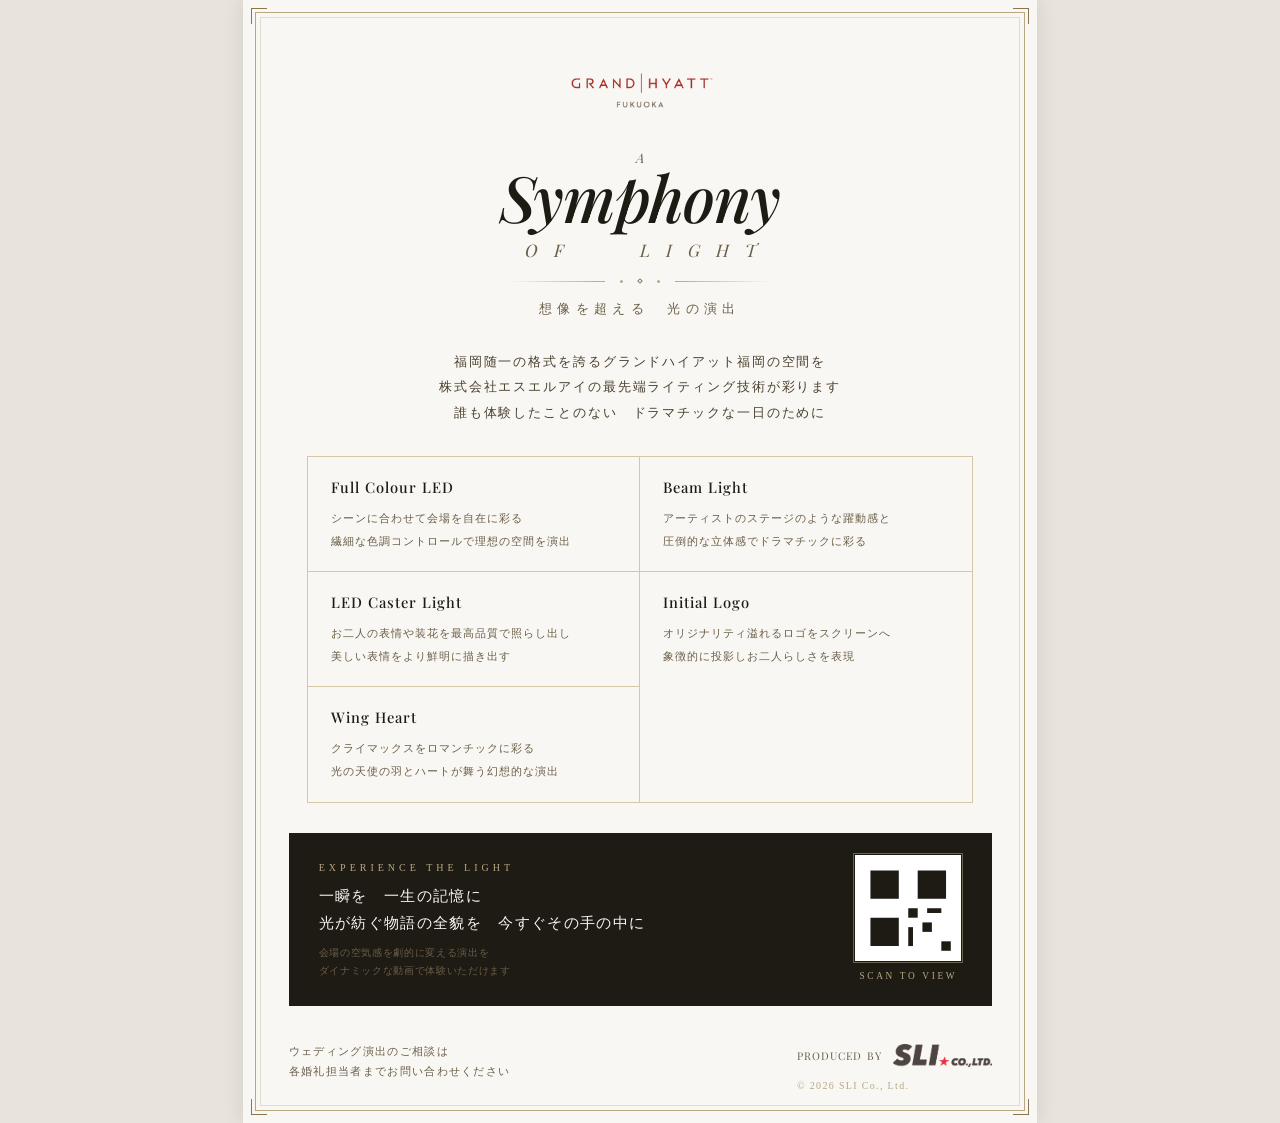
<file: flyer.html>
<!DOCTYPE html>
<html lang="ja">
<head>
    <meta charset="UTF-8">
    <meta name="viewport" content="width=device-width, initial-scale=1.0">
    <title>A Symphony of Light - Wedding Flyer</title>
    <link href="https://fonts.googleapis.com/css2?family=Playfair+Display:wght@400;500;600&family=Cormorant+Garamond:wght@400;500;600&family=Noto+Sans+JP:wght@300;400;500&display=swap" rel="stylesheet">
    <link rel="stylesheet" href="flyer.css">
</head>
<body>
    <div class="a4-page">
        <!-- Decoration Borders -->
        <div class="outer-border"></div>
        <div class="inner-border"></div>
        <div class="cm tl"></div><div class="cm tr"></div>
        <div class="cm bl"></div><div class="cm br"></div>

        <header class="flyer-header">
            <div class="venue-logo-area">
                <img src="FUKGH_L001c-hrz-200U-RGB_22536.png" alt="Grand Hyatt Fukuoka" class="venue-logo">
            </div>
            <div class="title-area">
                <span class="title-a">A</span>
                <span class="title-symphony">Symphony</span>
                <span class="title-of-light">of &nbsp; Light</span>
                <div class="ornament">
                    <div class="orn-line l"></div>
                    <div class="orn-dot"></div>
                    <div class="orn-dia"></div>
                    <div class="orn-dot"></div>
                    <div class="orn-line r"></div>
                </div>
                <p class="main-subtitle">想像を超える　光の演出</p>
            </div>
        </header>

        <section class="description-section">
            <p class="concept-text">
                福岡随一の格式を誇るグランドハイアット福岡の空間を<br>
                株式会社エスエルアイの最先端ライティング技術が彩ります<br>
                誰も体験したことのない　ドラマチックな一日のために
            </p>
        </section>

        <section class="equipment-section">
            <div class="equipment-grid">
                <div class="equipment-item">
                    <h3 class="eq-en">Full Colour LED</h3>
                    <p class="eq-desc">シーンに合わせて会場を自在に彩る<br>繊細な色調コントロールで理想の空間を演出</p>
                </div>
                <div class="equipment-item">
                    <h3 class="eq-en">Beam Light</h3>
                    <p class="eq-desc">アーティストのステージのような躍動感と<br>圧倒的な立体感でドラマチックに彩る</p>
                </div>
                <div class="equipment-item">
                    <h3 class="eq-en">LED Caster Light</h3>
                    <p class="eq-desc">お二人の表情や装花を最高品質で照らし出し<br>美しい表情をより鮮明に描き出す</p>
                </div>
                <div class="equipment-item">
                    <h3 class="eq-en">Initial Logo</h3>
                    <p class="eq-desc">オリジナリティ溢れるロゴをスクリーンへ<br>象徴的に投影しお二人らしさを表現</p>
                </div>
                <div class="equipment-item">
                    <h3 class="eq-en">Wing Heart</h3>
                    <p class="eq-desc">クライマックスをロマンチックに彩る<br>光の天使の羽とハートが舞う幻想的な演出</p>
                </div>
            </div>
        </section>

        <footer class="flyer-footer">
            <div class="qr-section">
                <div class="qr-copy">
                    <span class="qr-label-en">Experience the light</span>
                    <p class="qr-hook">一瞬を　一生の記憶に<br>光が紡ぐ物語の全貌を　今すぐその手の中に</p>
                    <p class="qr-note">会場の空気感を劇的に変える演出を<br>ダイナミックな動画で体験いただけます</p>
                </div>
                <div class="qr-wrap">
                    <div class="qr-frame">
                        <div id="qr-code-placeholder">
                            <!-- Placeholder for QR Code -->
                            <svg viewBox="0 0 100 100" xmlns="http://www.w3.org/2000/svg">
                                <rect width="100" height="100" fill="white"/>
                                <path d="M10,10 h30 v30 h-30 z M15,15 h20 v20 h-20 z M22,22 h6 v6 h-6 z" fill="#1e1a14"/>
                                <path d="M60,10 h30 v30 h-30 z M65,15 h20 v20 h-20 z M72,22 h6 v6 h-6 z" fill="#1e1a14"/>
                                <path d="M10,60 h30 v30 h-30 z M15,65 h20 v20 h-20 z M22,72 h6 v6 h-6 z" fill="#1e1a14"/>
                                <rect x="50" y="50" width="10" height="10" fill="#1e1a14"/>
                                <rect x="70" y="50" width="15" height="5" fill="#1e1a14"/>
                                <rect x="50" y="70" width="5" height="20" fill="#1e1a14"/>
                                <rect x="65" y="65" width="10" height="10" fill="#1e1a14"/>
                                <rect x="85" y="85" width="10" height="10" fill="#1e1a14"/>
                            </svg>
                        </div>
                    </div>
                    <p class="qr-scan">Scan to view</p>
                </div>
            </div>
            
            <div class="footer-bottom">
                <div class="footer-note">
                    ウェディング演出のご相談は<br>
                    各婚礼担当者までお問い合わせください
                </div>
                <div class="footer-brand">
                    <div class="produced-by">
                        <span class="produced-label">Produced by</span>
                        <img src="SLI-BIG-LOGO.png" alt="SLI" class="sli-logo-footer">
                    </div>
                    <p class="footer-copy">&copy; 2026 SLI Co., Ltd.</p>
                </div>
            </div>
        </footer>
    </div>
</body>
</html>
</file>
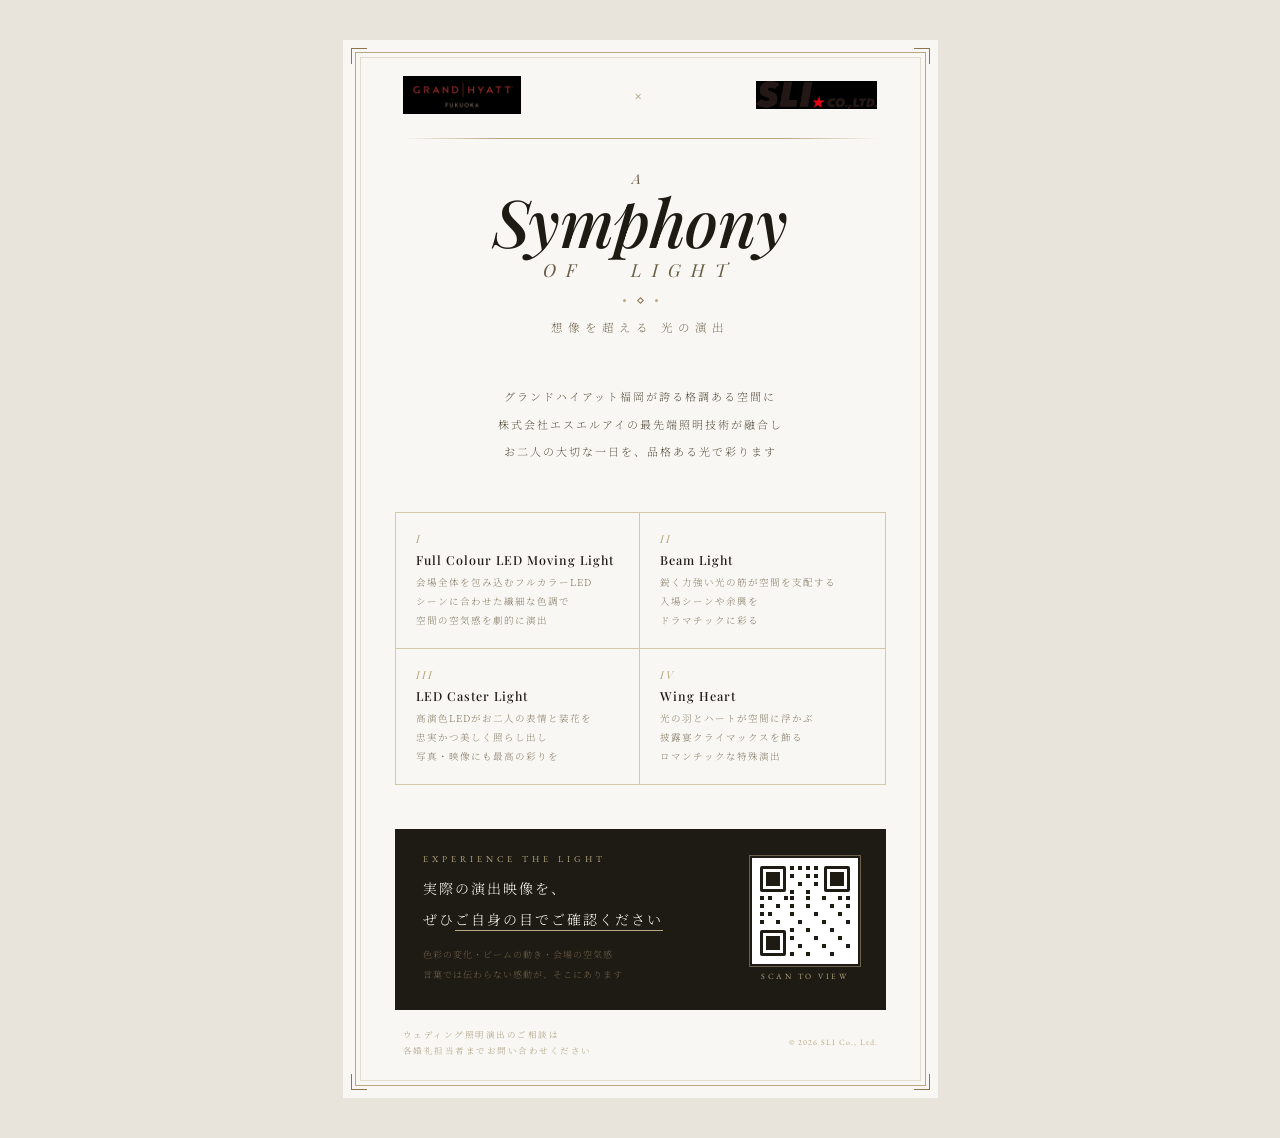
<file: symphony_of_light_flyer.html>
<!DOCTYPE html>
<html lang="ja">
<head>
<meta charset="UTF-8">
<meta name="viewport" content="width=device-width, initial-scale=1.0">
<title>A Symphony of Light - Flyer</title>
<style>
@import url('https://fonts.googleapis.com/css2?family=Playfair+Display:ital,wght@0,400;0,500;1,400;1,500&family=EB+Garamond:ital,wght@0,400;0,500;1,400&family=Noto+Serif+JP:wght@200;300;400&display=swap');
*{margin:0;padding:0;box-sizing:border-box;}
body{background:#e8e4dc;display:flex;justify-content:center;align-items:flex-start;padding:40px 20px;min-height:100vh;}
.flyer{width:595px;min-height:842px;background:#f9f7f3;position:relative;overflow:hidden;font-family:'EB Garamond','Noto Serif JP',serif;}
.outer-border{position:absolute;inset:12px;border:0.75px solid #b8a882;pointer-events:none;z-index:10;}
.inner-border{position:absolute;inset:17px;border:0.5px solid rgba(184,168,130,0.35);pointer-events:none;z-index:10;}
.cm{position:absolute;width:16px;height:16px;z-index:11;}
.cm.tl{top:8px;left:8px;border-top:1.5px solid #8a7550;border-left:1.5px solid #8a7550;}
.cm.tr{top:8px;right:8px;border-top:1.5px solid #8a7550;border-right:1.5px solid #8a7550;}
.cm.bl{bottom:8px;left:8px;border-bottom:1.5px solid #8a7550;border-left:1.5px solid #8a7550;}
.cm.br{bottom:8px;right:8px;border-bottom:1.5px solid #8a7550;border-right:1.5px solid #8a7550;}
.logo-header{padding:36px 60px 24px;display:flex;align-items:center;justify-content:space-between;gap:16px;}
.logo-gh{height:38px;width:auto;}
.logo-cross{font-family:'EB Garamond',serif;font-size:14px;font-weight:400;color:#b8a882;letter-spacing:2px;flex-shrink:0;}
.logo-sli{height:28px;width:auto;}
.h-rule-gold{margin:0 60px;height:0.5px;background:linear-gradient(90deg,transparent,#b8a882 20%,#b8a882 80%,transparent);}
.title-area{padding:30px 60px 0;text-align:center;}
.title-a{font-family:'Playfair Display',serif;font-size:14px;font-weight:400;font-style:italic;letter-spacing:8px;color:#6a5e48;text-transform:uppercase;display:block;margin-bottom:0;}
.title-symphony{font-family:'Playfair Display',serif;font-size:66px;font-weight:500;font-style:italic;color:#1e1a14;line-height:1.0;display:block;letter-spacing:-0.5px;}
.title-of-light{font-family:'Playfair Display',serif;font-size:18px;font-weight:400;font-style:italic;letter-spacing:10px;color:#6a5e48;text-transform:uppercase;display:block;margin-top:4px;}
.ornament{display:flex;align-items:center;justify-content:center;gap:12px;margin:16px 0;}
.orn-line{width:90px;height:0.5px;}
.orn-line.l{background:linear-gradient(90deg,transparent,#b8a882);}
.orn-line.r{background:linear-gradient(90deg,#b8a882,transparent);}
.orn-dia{width:5px;height:5px;border:0.75px solid #8a7550;transform:rotate(45deg);flex-shrink:0;}
.orn-dot{width:3px;height:3px;background:#b8a882;border-radius:50%;flex-shrink:0;}
.tagline{font-family:'Noto Serif JP',serif;font-size:11.5px;font-weight:200;letter-spacing:5px;color:#6a5e48;margin-bottom:24px;}
.h-rule{margin:0 60px;height:0.5px;background:linear-gradient(90deg,transparent,#b8a882 20%,#b8a882 80%,transparent);}
.concept{padding:24px 80px;text-align:center;}
.concept p{font-family:'Noto Serif JP',serif;font-size:11px;font-weight:200;line-height:2.5;letter-spacing:2px;color:#4a4030;}
.features{padding:4px 52px 20px;}
.feat-grid{border:0.5px solid #d4c8a8;display:grid;grid-template-columns:1fr 1fr;}
.feat{padding:18px 20px;}
.feat:nth-child(1),.feat:nth-child(2){border-bottom:0.5px solid #d4c8a8;}
.feat:nth-child(1),.feat:nth-child(3){border-right:0.5px solid #d4c8a8;}
.feat-num{font-family:'Playfair Display',serif;font-size:11px;font-weight:400;font-style:italic;letter-spacing:2px;color:#b8a882;margin-bottom:5px;}
.feat-en{font-family:'Playfair Display',serif;font-size:12.5px;font-weight:500;letter-spacing:1px;color:#1e1a14;margin-bottom:5px;}
.feat-jp{font-family:'Noto Serif JP',serif;font-size:9.5px;font-weight:200;line-height:2;letter-spacing:1px;color:#7a6e58;}
.qr-section{margin:4px 52px 0;background:#1e1a14;padding:24px 28px;display:flex;align-items:center;gap:28px;}
.qr-copy{flex:1;}
.qr-label-en{font-family:'EB Garamond',serif;font-size:9px;font-weight:400;letter-spacing:4px;color:#b8a882;text-transform:uppercase;display:block;margin-bottom:8px;}
.qr-hook{font-family:'Noto Serif JP',serif;font-size:14px;font-weight:300;line-height:2.2;letter-spacing:2px;color:#f9f7f3;margin-bottom:10px;}
.qr-hook em{font-style:normal;border-bottom:0.5px solid #b8a882;padding-bottom:1px;}
.qr-note{font-family:'Noto Serif JP',serif;font-size:9px;font-weight:200;line-height:2.3;letter-spacing:1px;color:#7a6a50;}
.qr-wrap{flex-shrink:0;display:flex;flex-direction:column;align-items:center;gap:7px;}
.qr-frame{width:106px;height:106px;background:#fff;padding:6px;position:relative;}
.qr-frame::before{content:'';position:absolute;top:-3px;left:-3px;right:-3px;bottom:-3px;border:0.5px solid rgba(184,168,130,0.5);}
.qr-scan{font-family:'EB Garamond',serif;font-size:8px;letter-spacing:2.5px;color:#b8a882;text-transform:uppercase;text-align:center;}
.footer{padding:16px 60px 40px;display:flex;align-items:center;justify-content:space-between;gap:20px;}
.footer-note{font-family:'Noto Serif JP',serif;font-size:8.5px;font-weight:200;letter-spacing:1.5px;color:#a09070;line-height:1.9;}
.footer-copy{font-family:'EB Garamond',serif;font-size:8px;letter-spacing:1px;color:#b8a882;text-align:right;flex-shrink:0;}
</style>
</head>
<body>
<div class="flyer">
  <div class="outer-border"></div>
  <div class="inner-border"></div>
  <div class="cm tl"></div><div class="cm tr"></div>
  <div class="cm bl"></div><div class="cm br"></div>

  <div class="logo-header">
    <img class="logo-gh" src="[data-uri]" alt="Grand Hyatt Fukuoka">
    <span class="logo-cross">&times;</span>
    <img class="logo-sli" src="[data-uri]" alt="SLI Co.,Ltd.">
  </div>

  <div class="h-rule-gold"></div>

  <div class="title-area">
    <span class="title-a">A</span>
    <span class="title-symphony">Symphony</span>
    <span class="title-of-light">of &nbsp; Light</span>
    <div class="ornament">
      <div class="orn-line l"></div>
      <div class="orn-dot"></div>
      <div class="orn-dia"></div>
      <div class="orn-dot"></div>
      <div class="orn-line r"></div>
    </div>
    <p class="tagline">想像を超える 光の演出</p>
  </div>

  <div class="h-rule"></div>

  <div class="concept">
    <p>グランドハイアット福岡が誇る格調ある空間に<br>
    株式会社エスエルアイの最先端照明技術が融合し<br>
    お二人の大切な一日を、品格ある光で彩ります</p>
  </div>

  <div class="h-rule"></div>

  <div class="features">
    <div style="height:18px;"></div>
    <div class="feat-grid">
      <div class="feat">
        <p class="feat-num">I</p>
        <p class="feat-en">Full Colour LED Moving Light</p>
        <p class="feat-jp">会場全体を包み込むフルカラーLED<br>シーンに合わせた繊細な色調で<br>空間の空気感を劇的に演出</p>
      </div>
      <div class="feat">
        <p class="feat-num">II</p>
        <p class="feat-en">Beam Light</p>
        <p class="feat-jp">鋭く力強い光の筋が空間を支配する<br>入場シーンや余興を<br>ドラマチックに彩る</p>
      </div>
      <div class="feat">
        <p class="feat-num">III</p>
        <p class="feat-en">LED Caster Light</p>
        <p class="feat-jp">高演色LEDがお二人の表情と装花を<br>忠実かつ美しく照らし出し<br>写真・映像にも最高の彩りを</p>
      </div>
      <div class="feat">
        <p class="feat-num">IV</p>
        <p class="feat-en">Wing Heart</p>
        <p class="feat-jp">光の羽とハートが空間に浮かぶ<br>披露宴クライマックスを飾る<br>ロマンチックな特殊演出</p>
      </div>
    </div>
    <div style="height:20px;"></div>
  </div>

  <div class="qr-section">
    <div class="qr-copy">
      <span class="qr-label-en">Experience the light</span>
      <p class="qr-hook">実際の演出映像を、<br>ぜひ<em>ご自身の目でご確認ください</em></p>
      <p class="qr-note">色彩の変化・ビームの動き・会場の空気感<br>言葉では伝わらない感動が、そこにあります</p>
    </div>
    <div class="qr-wrap">
      <div class="qr-frame">
        <svg width="94" height="94" viewBox="0 0 94 94" xmlns="http://www.w3.org/2000/svg">
          <rect width="94" height="94" fill="white"/>
          <rect x="2" y="2" width="26" height="26" fill="#1e1a14" rx="2"/>
          <rect x="5" y="5" width="20" height="20" fill="white"/>
          <rect x="8" y="8" width="14" height="14" fill="#1e1a14"/>
          <rect x="66" y="2" width="26" height="26" fill="#1e1a14" rx="2"/>
          <rect x="69" y="5" width="20" height="20" fill="white"/>
          <rect x="72" y="8" width="14" height="14" fill="#1e1a14"/>
          <rect x="2" y="66" width="26" height="26" fill="#1e1a14" rx="2"/>
          <rect x="5" y="69" width="20" height="20" fill="white"/>
          <rect x="8" y="72" width="14" height="14" fill="#1e1a14"/>
          <rect x="32" y="2" width="4" height="4" fill="#1e1a14"/>
          <rect x="40" y="2" width="4" height="4" fill="#1e1a14"/>
          <rect x="48" y="2" width="4" height="4" fill="#1e1a14"/>
          <rect x="56" y="2" width="4" height="4" fill="#1e1a14"/>
          <rect x="2" y="32" width="4" height="4" fill="#1e1a14"/>
          <rect x="2" y="40" width="4" height="4" fill="#1e1a14"/>
          <rect x="2" y="48" width="4" height="4" fill="#1e1a14"/>
          <rect x="2" y="56" width="4" height="4" fill="#1e1a14"/>
          <rect x="32" y="10" width="4" height="4" fill="#1e1a14"/>
          <rect x="48" y="10" width="4" height="4" fill="#1e1a14"/>
          <rect x="56" y="10" width="4" height="4" fill="#1e1a14"/>
          <rect x="40" y="18" width="4" height="4" fill="#1e1a14"/>
          <rect x="56" y="18" width="4" height="4" fill="#1e1a14"/>
          <rect x="32" y="26" width="4" height="4" fill="#1e1a14"/>
          <rect x="48" y="26" width="4" height="4" fill="#1e1a14"/>
          <rect x="10" y="32" width="4" height="4" fill="#1e1a14"/>
          <rect x="26" y="32" width="4" height="4" fill="#1e1a14"/>
          <rect x="32" y="32" width="4" height="4" fill="#1e1a14"/>
          <rect x="48" y="32" width="4" height="4" fill="#1e1a14"/>
          <rect x="64" y="32" width="4" height="4" fill="#1e1a14"/>
          <rect x="80" y="32" width="4" height="4" fill="#1e1a14"/>
          <rect x="88" y="32" width="4" height="4" fill="#1e1a14"/>
          <rect x="18" y="40" width="4" height="4" fill="#1e1a14"/>
          <rect x="32" y="40" width="4" height="4" fill="#1e1a14"/>
          <rect x="48" y="40" width="4" height="4" fill="#1e1a14"/>
          <rect x="72" y="40" width="4" height="4" fill="#1e1a14"/>
          <rect x="88" y="40" width="4" height="4" fill="#1e1a14"/>
          <rect x="10" y="48" width="4" height="4" fill="#1e1a14"/>
          <rect x="32" y="48" width="4" height="4" fill="#1e1a14"/>
          <rect x="56" y="48" width="4" height="4" fill="#1e1a14"/>
          <rect x="80" y="48" width="4" height="4" fill="#1e1a14"/>
          <rect x="18" y="56" width="4" height="4" fill="#1e1a14"/>
          <rect x="40" y="56" width="4" height="4" fill="#1e1a14"/>
          <rect x="64" y="56" width="4" height="4" fill="#1e1a14"/>
          <rect x="88" y="56" width="4" height="4" fill="#1e1a14"/>
          <rect x="32" y="64" width="4" height="4" fill="#1e1a14"/>
          <rect x="48" y="64" width="4" height="4" fill="#1e1a14"/>
          <rect x="72" y="64" width="4" height="4" fill="#1e1a14"/>
          <rect x="32" y="72" width="4" height="4" fill="#1e1a14"/>
          <rect x="56" y="72" width="4" height="4" fill="#1e1a14"/>
          <rect x="80" y="72" width="4" height="4" fill="#1e1a14"/>
          <rect x="40" y="80" width="4" height="4" fill="#1e1a14"/>
          <rect x="64" y="80" width="4" height="4" fill="#1e1a14"/>
          <rect x="88" y="80" width="4" height="4" fill="#1e1a14"/>
          <rect x="32" y="88" width="4" height="4" fill="#1e1a14"/>
          <rect x="48" y="88" width="4" height="4" fill="#1e1a14"/>
          <rect x="72" y="88" width="4" height="4" fill="#1e1a14"/>
        </svg>
      </div>
      <p class="qr-scan">Scan to view</p>
    </div>
  </div>

  <div class="footer">
    <p class="footer-note">
      ウェディング照明演出のご相談は<br>
      各婚礼担当者までお問い合わせください
    </p>
    <p class="footer-copy">&copy; 2026 SLI Co., Ltd.</p>
  </div>
</div>
</body>
</html>
</file>
<file: flyer.css>
/* flyer.css - A4 Flyer Print Optimized Styles */

:root {
    /* Refined Color Palette from Reference */
    --bg-page: #e8e4dc;
    --bg-flyer: #f9f7f3;
    --accent-gold: #b8a882;
    --accent-bronze: #8a7550;
    --text-primary: #1e1a14;
    --text-secondary: #6a5e48;
    --text-concept: #4a4030;
    --border-light: #d4c8a8;
    --border-faint: rgba(184, 168, 130, 0.35);

    /* Typography */
    --font-heading: 'Playfair Display', serif;
    --font-serif: 'EB Garamond', serif;
    --font-body: 'Noto Serif JP', serif;
}

/* Base Print Setup */
@page {
    size: A4;
    margin: 0;
}

* {
    margin: 0;
    padding: 0;
    box-sizing: border-box;
    -webkit-print-color-adjust: exact;
    print-color-adjust: exact;
}

body {
    background-color: var(--bg-page);
    font-family: var(--font-body);
    color: var(--text-primary);
    line-height: 1.6;
    display: flex;
    justify-content: center;
    align-items: flex-start;
}

.a4-page {
    width: 210mm;
    height: 297mm;
    background-color: var(--bg-flyer);
    padding: 12mm;
    position: relative;
    overflow: hidden;
    box-shadow: 0 0 20px rgba(0,0,0,0.1);
    display: flex;
    flex-direction: column;
}

@media print {
    body {
        display: block;
    }
    .a4-page {
        box-shadow: none;
        width: 100%;
        height: 100%;
    }
}

/* Decorative Elements */
.outer-border {
    position: absolute;
    inset: 12px;
    border: 0.75px solid var(--accent-gold);
    pointer-events: none;
    z-index: 10;
}

.inner-border {
    position: absolute;
    inset: 17px;
    border: 0.5px solid var(--border-faint);
    pointer-events: none;
    z-index: 10;
}

.cm {
    position: absolute;
    width: 16px;
    height: 16px;
    z-index: 11;
}
.cm.tl { top: 8px; left: 8px; border-top: 1.5px solid var(--accent-bronze); border-left: 1.5px solid var(--accent-bronze); }
.cm.tr { top: 8px; right: 8px; border-top: 1.5px solid var(--accent-bronze); border-right: 1.5px solid var(--accent-bronze); }
.cm.bl { bottom: 8px; left: 8px; border-bottom: 1.5px solid var(--accent-bronze); border-left: 1.5px solid var(--accent-bronze); }
.cm.br { bottom: 8px; right: 8px; border-bottom: 1.5px solid var(--accent-bronze); border-right: 1.5px solid var(--accent-bronze); }

/* Header Section */
.flyer-header {
    position: relative;
    z-index: 1;
    text-align: center;
    margin-bottom: 8mm;
    padding-top: 5mm;
}

.venue-logo-area {
    margin-bottom: 8mm;
}

.venue-logo {
    height: 14mm;
    width: auto;
    display: block;
    margin: 0 auto;
}

.title-area {
    margin-top: 2mm;
    text-align: center;
}

.title-a {
    font-family: var(--font-heading);
    font-size: 10pt;
    font-weight: 400;
    font-style: italic;
    letter-spacing: 6pt;
    color: var(--text-secondary);
    text-transform: uppercase;
    display: block;
    margin-bottom: -1mm;
    padding-left: 6pt;
}

.title-symphony {
    font-family: var(--font-heading);
    font-size: 48pt;
    font-weight: 500;
    font-style: italic;
    color: var(--text-primary);
    line-height: 1.0;
    display: block;
    letter-spacing: -1pt;
}

.title-of-light {
    font-family: var(--font-heading);
    font-size: 13pt;
    font-weight: 400;
    font-style: italic;
    letter-spacing: 12pt;
    color: var(--text-secondary);
    text-transform: uppercase;
    display: block;
    margin-top: 2mm;
    padding-left: 12pt;
}

.ornament {
    display: flex;
    align-items: center;
    justify-content: center;
    gap: 4mm;
    margin: 4mm 0;
}

.orn-line {
    width: 25mm;
    height: 0.5px;
}
.orn-line.l { background: linear-gradient(90deg, transparent, var(--accent-gold)); }
.orn-line.r { background: linear-gradient(90deg, var(--accent-gold), transparent); }

.orn-dia { width: 4px; height: 4px; border: 0.75px solid var(--accent-bronze); transform: rotate(45deg); }
.orn-dot { width: 3px; height: 3px; background: var(--accent-gold); border-radius: 50%; }

.main-subtitle {
    font-family: var(--font-body);
    font-size: 10pt;
    font-weight: 200;
    letter-spacing: 0.4em;
    color: var(--text-secondary);
}

/* Description Section */
.description-section {
    position: relative;
    z-index: 1;
    text-align: center;
    margin-bottom: 8mm;
    padding: 0 10mm;
}

.concept-text {
    font-size: 9.5pt;
    line-height: 2;
    color: var(--text-concept);
    font-weight: 200;
    letter-spacing: 0.15em;
}

/* Equipment Grid - Cardification */
.equipment-section {
    position: relative;
    z-index: 1;
    margin-bottom: 8mm;
    padding: 0 5mm;
}

.equipment-grid {
    display: grid;
    grid-template-columns: 1fr 1fr;
    border: 0.5px solid var(--border-light);
    background: transparent;
}

.equipment-item {
    padding: 5mm 6mm;
    display: block;
    border-bottom: 0.5px solid var(--border-light);
}

.equipment-item:nth-child(odd) {
    border-right: 0.5px solid var(--border-light);
}

.equipment-item:nth-last-child(1):nth-child(odd) {
    grid-column: span 1;
    border-right: 0.5px solid var(--border-light);
}

.equipment-item:nth-last-child(-n+2) {
    border-bottom: none;
}

.equipment-item:nth-last-child(1) {
    border-bottom: none;
}

.eq-en {
    font-family: var(--font-heading);
    font-size: 11pt;
    font-weight: 500;
    letter-spacing: 1px;
    color: var(--text-primary);
    margin-bottom: 2mm;
}

.eq-name {
    display: none; /* We use eq-en and eq-desc */
}

.eq-desc {
    font-size: 8.5pt;
    font-weight: 200;
    line-height: 2;
    letter-spacing: 1px;
    color: var(--text-secondary);
}

/* Footer Section */
.flyer-footer {
    margin-top: auto;
    position: relative;
    z-index: 11;
}

.qr-section {
    margin: 0;
    background: var(--text-primary);
    padding: 6mm 8mm;
    display: flex;
    align-items: center;
    gap: 8mm;
}

.qr-copy {
    flex: 1;
}

.qr-label-en {
    font-family: var(--font-serif);
    font-size: 7.5pt;
    font-weight: 400;
    letter-spacing: 3pt;
    color: var(--accent-gold);
    text-transform: uppercase;
    display: block;
    margin-bottom: 2mm;
}

.qr-hook {
    font-size: 11pt;
    font-weight: 300;
    line-height: 1.8;
    letter-spacing: 1pt;
    color: var(--bg-flyer);
    margin-bottom: 2mm;
}

.qr-note {
    font-size: 7.5pt;
    font-weight: 200;
    line-height: 1.8;
    letter-spacing: 0.5pt;
    color: var(--text-secondary);
}

.qr-wrap {
    flex-shrink: 0;
    display: flex;
    flex-direction: column;
    align-items: center;
    gap: 2mm;
}

.qr-frame {
    width: 28mm;
    height: 28mm;
    background: #fff;
    padding: 1.5mm;
    position: relative;
}

.qr-frame::before {
    content: '';
    position: absolute;
    top: -2px;
    left: -2px;
    right: -2px;
    bottom: -2px;
    border: 0.5px solid rgba(184, 168, 130, 0.5);
}

.qr-scan {
    font-family: var(--font-serif);
    font-size: 7pt;
    letter-spacing: 2pt;
    color: var(--accent-gold);
    text-transform: uppercase;
    text-align: center;
}

.footer-bottom {
    padding: 6mm 0 10mm;
    display: flex;
    align-items: center;
    justify-content: space-between;
}

.footer-note {
    font-size: 8pt;
    font-weight: 200;
    letter-spacing: 1pt;
    color: var(--text-secondary);
    line-height: 1.8;
}

.footer-copy {
    font-family: var(--font-serif);
    font-size: 7.5pt;
    letter-spacing: 1pt;
    color: var(--accent-gold);
}

.footer-note p {
    margin-bottom: 2mm;
}

.produced-by {
    display: flex;
    align-items: center;
    justify-content: center;
    gap: 3mm;
    margin-top: 4mm;
    margin-bottom: 3mm;
}

.produced-label {
    font-family: var(--font-heading);
    font-size: 8pt;
    letter-spacing: 0.1em;
    color: var(--text-secondary);
    text-transform: uppercase;
}

.sli-logo-footer {
    height: 6mm;
    width: auto;
    display: block;
    opacity: 0.8;
}

.copyright {
    font-size: 7pt;
    opacity: 0.6;
}
</file>
